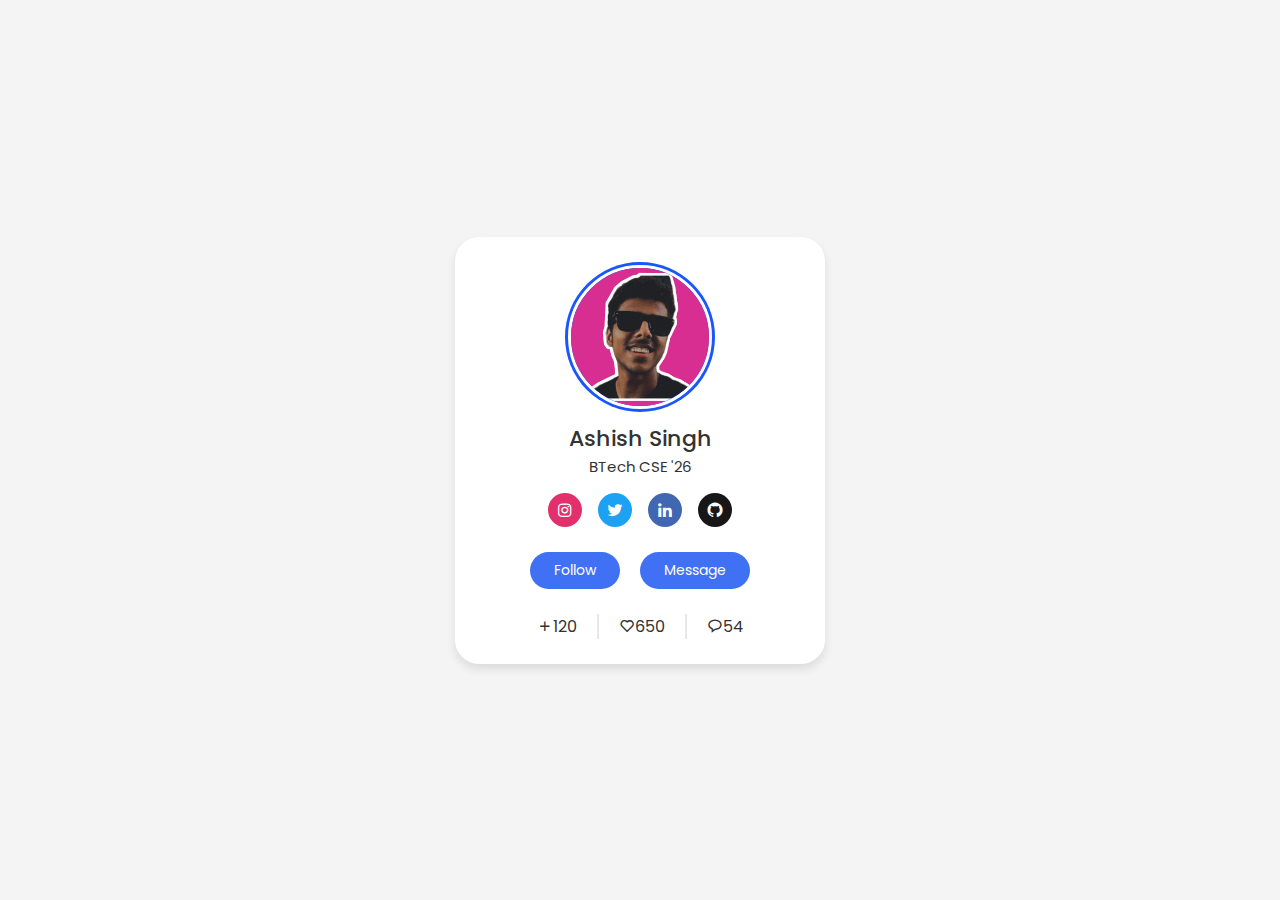
<file: profile_card.html>
<!DOCTYPE html>
<html lang="en">
<head>
    <meta charset="UTF-8">
    <meta name="viewport" content="width=device-width, initial-scale=1.0">
    <title>Profile Card</title>
    <!-- CSS -->
    <link rel="stylesheet" href="profile_card.css">


    <!-- Boxicons CSS -->
    <link rel="stylesheet" href="https://unpkg.com/boxicons@2.1.4/css/boxicons.min.css">
</head>
<body>
    <div class="profile-card">
        <div class="image">
            <img src="picofme (1).png" alt="" class="profile-image">
        </div>

        <div class="text-data">
            <span class="name">Ashish Singh</span>
            <span class="job">BTech CSE '26</span>
        </div>
        <div class="media-buttons">
            <a href="" style="background:#e1306c " class="link">
                <i class='bx bxl-instagram'></i>
            </a>
            <a href="" style="background:#1da1f2 " class="link">
                <i class='bx bxl-twitter' ></i>
            </a>
            <a href="" style="background:#4267b2 " class="link">
                <i class='bx bxl-linkedin' ></i> 
                
            </a>
            <a href="" style="background:#181717 " class="link">
                <i class='bx bxl-github' ></i>
            </a>
                
                
            
        </div>
        <div class="buttons">
            <button class="button">Follow</button>
            <button class="button">Message</button>
        </div>
        <div class="analytics">
            <div class="data">
                <i class='bx bx-plus'></i>
                <span class="number">120</span>
            </div>
            <div class="data">
                <i class='bx bx-heart' ></i>
                <span class="number">650</span>
            </div>
            <div class="data">
                <i class='bx bx-message-rounded'></i>
                <span class="number">54</span>
            </div>
        </div>
    </div>
</body>
</html>
</file>
<file: profile_card.css>
@import url('https://fonts.googleapis.com/css2?family=Poppins:ital,wght@0,100;0,200;0,300;0,400;0,500;0,600;0,700;0,800;0,900;1,100;1,200;1,300;1,400;1,500;1,600;1,700;1,800;1,900&display=swap');

* {
    margin: 0;
    padding: 0;
    box-sizing: border-box;
    font-family: "Poppins", sans-serif;
}

body {
    height: 100vh;
    display: flex;
    align-items: center;
    justify-content: center;
    background-color: #f4f4f4;


}
.profile-card{
    display: flex;
    flex-direction: column;
    align-items: center;
    max-width: 370px;
    width: 100%;
    background: #fff;
    border-radius: 24px;
    padding: 25px;
    box-shadow: 0 5px 10px rgba(0, 0, 0, 0.1);
}

.image {
    position: relative;
    height: 150px;
    width: 150px;
    border-radius:50%;
    background-color: #1956fe;  
    padding: 3px;
    margin-bottom: 10px;

}

.image .profile-image {
    height: 100%;
    width: 100%;
    object-fit: cover;
    border-radius: 50%;
    border: 3px solid #fff;
}

.profile-card .text-data{
    display: flex;
    flex-direction: column;
    align-items: center;
    color: #333;

}

.text-data .name {
    font-size: 22px;
    font-weight: 500;
}

.text-data .job {
    font-size: 15px;
    font-weight: 400;
}

.profile-card .media-buttons {
    display: flex;
    align-items: center;
    margin-top: 15px;
}

.media-buttons .link {
    display: flex;
    align-items: center;
    justify-content: center;
    color: #fff;
    font-size: 18px;
    height: 34px;
    width: 34px;
    border-radius: 50%;
    margin: 0 8px;
    background-color: #4070f4;
    text-decoration: none;


}

.profile-card .buttons {
    display: flex;
    align-items: center;
    margin-top: 25px;
}

.buttons .button {
    color: #fff;
    font-size: 14px;
    font-weight: 400;
    border: none;
    border-radius: 24px;
    margin: 0 10px;
    padding: 8px 24px;
    background-color: #4070f4;
    cursor: pointer;
    transition: all 0.3s ease;
}

.buttons .button:hover{
    background-color: #0e4bf1;

}

.profile-card .analytics {
    display: flex;
    align-items: center;
    margin-top: 25px;
}

.analytics .data {
    display: flex;
    align-items: center;
    color: #333;
    padding: 0 20px;
    border-right: 2px solid #e7e7e7;
}

.data i {
    /* font-size: 10px;
    margin-right: 6px; */
}



.data:last-child {
    border-right: none;
}
</file>
